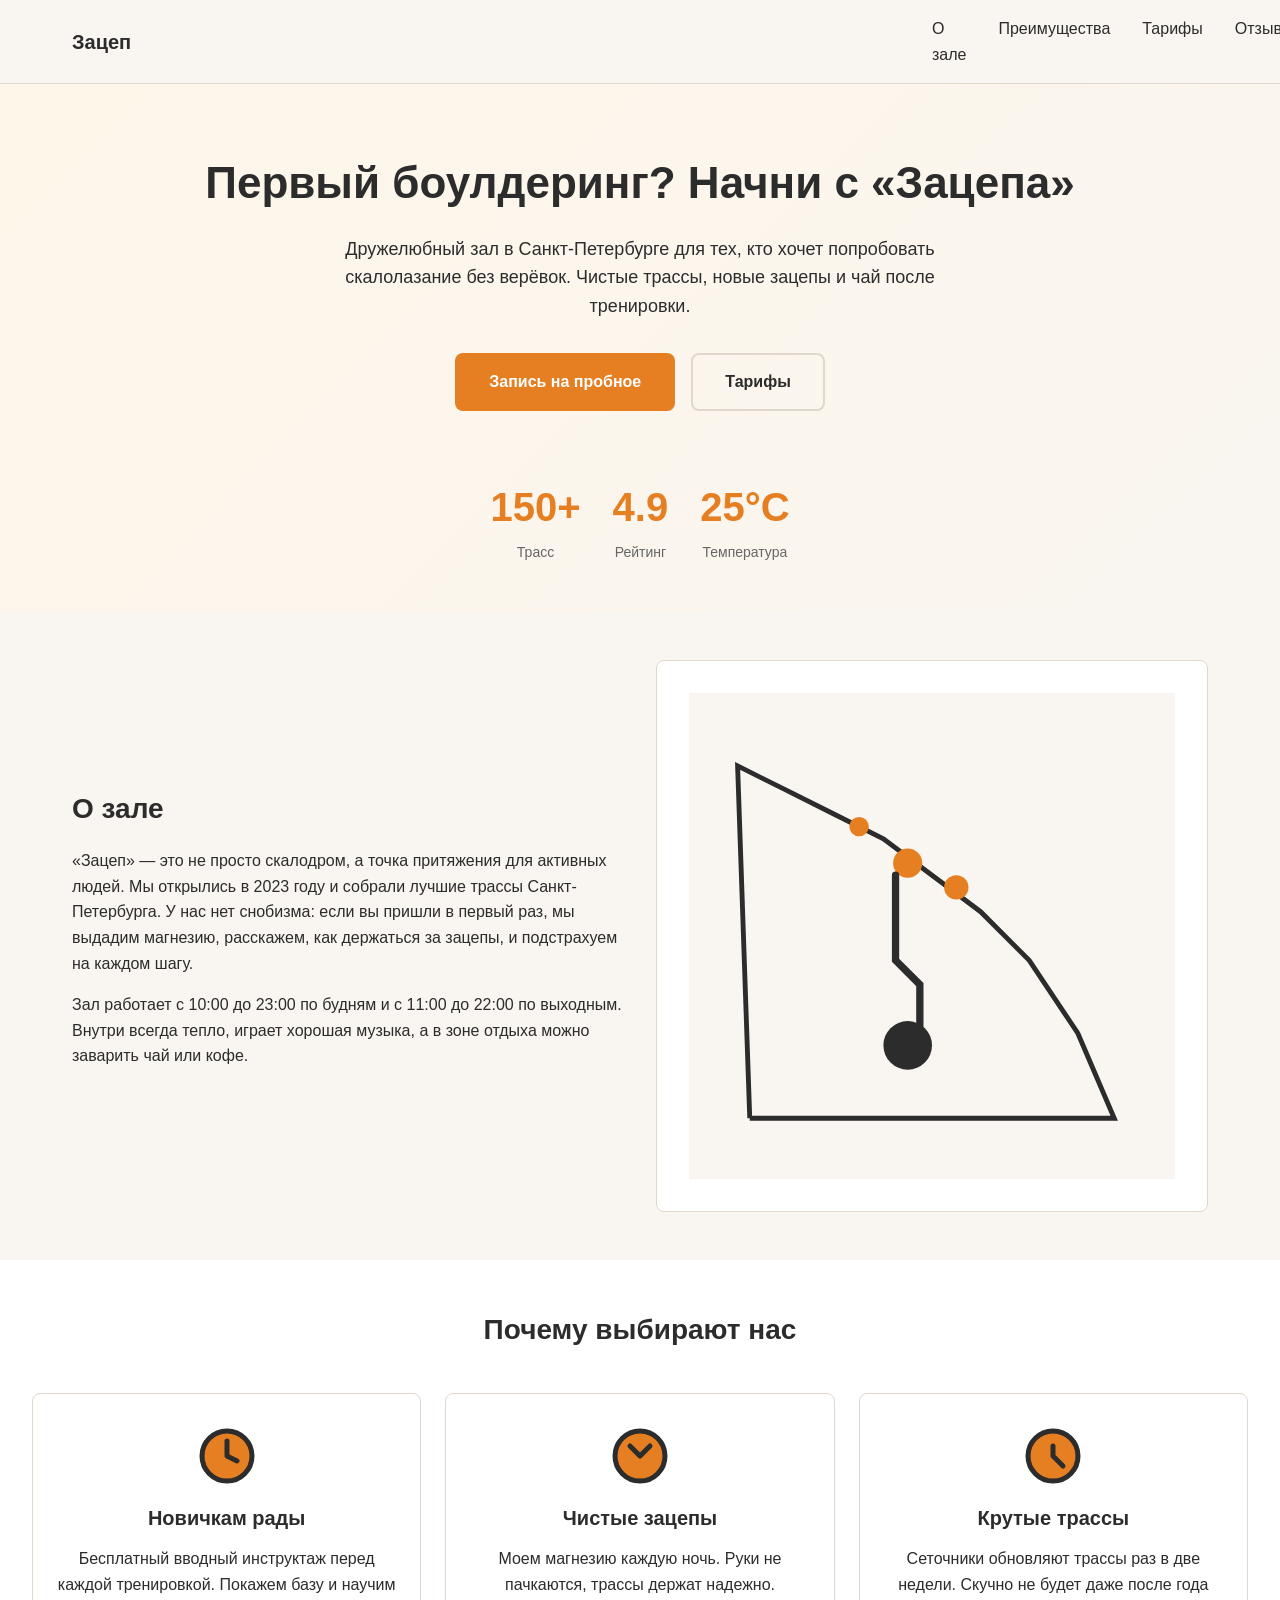
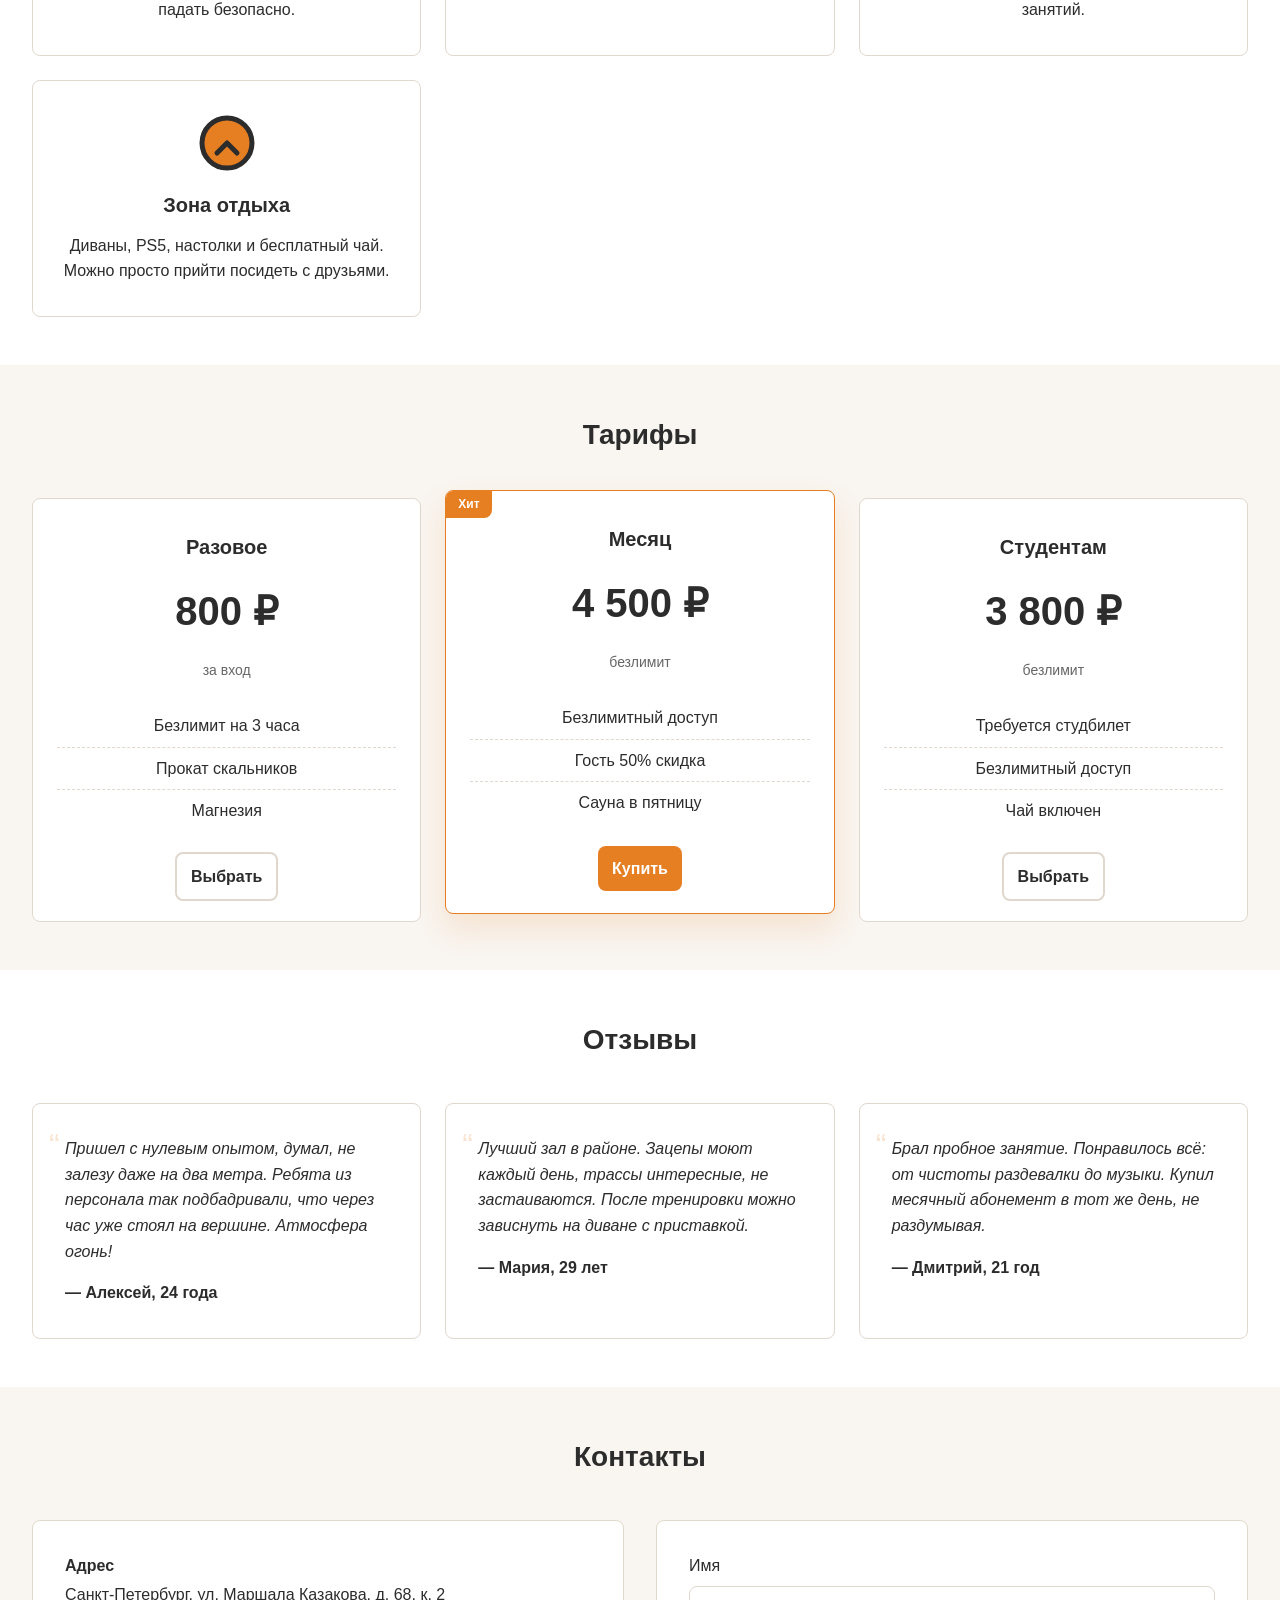
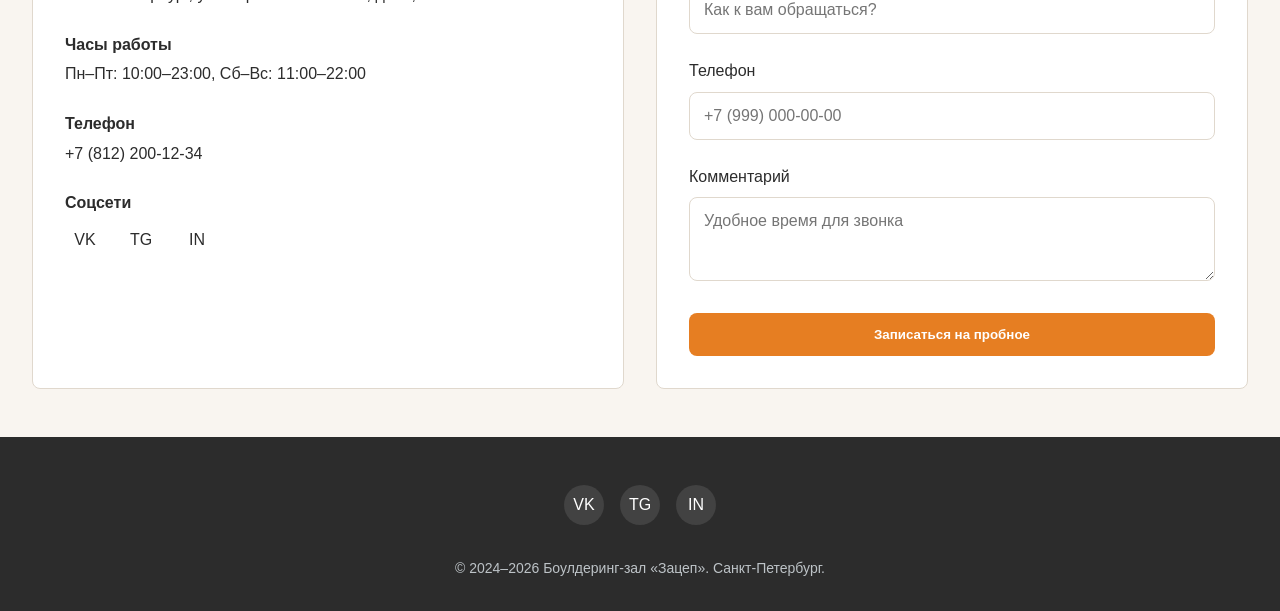
<file: index.html>
<!DOCTYPE html>
<html lang="ru">
<head>
    <meta charset="UTF-8">
    <meta name="viewport" content="width=device-width, initial-scale=1.0">
    <title>Боулдеринг-зал «Зацеп» | Санкт-Петербург</title>
    <style>
        /* Сброс и переменные */
        *, *::before, *::after {
            box-sizing: border-box;
            margin: 0;
            padding: 0;
        }

        :root {
            --color-bg: #f9f5f0;
            --color-text: #2c2c2c;
            --color-primary: #e67e22; /* Оранжевый акцент */
            --color-primary-dark: #d35400;
            --color-card: #ffffff;
            --color-border: #e0d8cd;
            --radius: 8px;
            --transition: 0.3s ease;
        }

        body {
            font-family: -apple-system, BlinkMacSystemFont, "Segoe UI", Roboto, Helvetica, Arial, sans-serif;
            background-color: var(--color-bg);
            color: var(--color-text);
            line-height: 1.6;
            scroll-behavior: smooth;
        }

        a {
            color: inherit;
            text-decoration: none;
        }

        img, svg {
            max-width: 100%;
            height: auto;
            display: block;
        }

        /* Шапка и навигация */
        header {
            position: sticky;
            top: 0;
            background-color: var(--color-bg);
            z-index: 100;
            border-bottom: 1px solid var(--color-border);
            backdrop-filter: blur(8px);
        }

        .header-inner {
            display: flex;
            justify-content: space-between;
            align-items: center;
            padding: 1rem 1.5rem;
            max-width: 1200px;
            margin: 0 auto;
        }

        .logo {
            font-size: 1.25rem;
            font-weight: 700;
            color: var(--color-text);
        }

        .nav-toggle {
            display: flex;
            flex-direction: column;
            gap: 5px;
            background: none;
            border: none;
            cursor: pointer;
            padding: 5px;
        }

        .nav-toggle span {
            display: block;
            width: 24px;
            height: 2px;
            background-color: var(--color-text);
            transition: var(--transition);
        }

        .nav-toggle.active span:nth-child(1) {
            transform: rotate(45deg) translate(6px, 6px);
        }

        .nav-toggle.active span:nth-child(2) {
            opacity: 0;
        }

        .nav-toggle.active span:nth-child(3) {
            transform: rotate(-45deg) translate(6px, -6px);
        }

        nav {
            position: fixed;
            top: 0;
            left: -100%;
            width: 80%;
            max-width: 300px;
            height: 100vh;
            background-color: var(--color-bg);
            padding-top: 6rem;
            transition: var(--transition);
            border-right: 1px solid var(--color-border);
            z-index: 99;
        }

        nav.active {
            left: 0;
        }

        .nav-list {
            list-style: none;
            display: flex;
            flex-direction: column;
            gap: 1rem;
            padding: 0 1.5rem;
        }

        .nav-list a {
            font-weight: 500;
            padding: 0.5rem 0;
            border-bottom: 2px solid transparent;
            transition: var(--transition);
        }

        .nav-list a:hover {
            border-color: var(--color-primary);
        }

        /* Главный экран */
        .hero {
            padding: 4rem 1.5rem 3rem;
            text-align: center;
            background: linear-gradient(135deg, #fef6e9 0%, #f9f5f0 100%);
        }

        .hero h1 {
            font-size: 2rem;
            margin-bottom: 1rem;
            color: var(--color-text);
        }

        .hero p {
            font-size: 1.125rem;
            margin-bottom: 2rem;
            max-width: 600px;
            margin-left: auto;
            margin-right: auto;
        }

        .hero-actions {
            display: flex;
            flex-direction: column;
            gap: 1rem;
            max-width: 300px;
            margin: 0 auto;
        }

        .btn {
            display: inline-block;
            padding: 0.875rem 1.5rem;
            text-align: center;
            border-radius: var(--radius);
            font-weight: 600;
            transition: var(--transition);
            border: 2px solid transparent;
        }

        .btn-primary {
            background-color: var(--color-primary);
            color: #ffffff;
        }

        .btn-primary:hover {
            background-color: var(--color-primary-dark);
            transform: translateY(-2px);
        }

        .btn-secondary {
            background-color: transparent;
            color: var(--color-text);
            border-color: var(--color-border);
        }

        .btn-secondary:hover {
            background-color: var(--color-border);
            transform: translateY(-2px);
        }

        .stats {
            display: flex;
            justify-content: center;
            gap: 2rem;
            margin-top: 4rem;
            flex-wrap: wrap;
        }

        .stat-item {
            text-align: center;
        }

        .stat-number {
            display: block;
            font-size: 2.5rem;
            font-weight: 700;
            color: var(--color-primary);
        }

        .stat-label {
            font-size: 0.875rem;
            color: #666;
        }

        /* О зале */
        .about {
            padding: 3rem 1.5rem;
            max-width: 1200px;
            margin: 0 auto;
            display: grid;
            gap: 2rem;
        }

        .about-text h2 {
            font-size: 1.75rem;
            margin-bottom: 1rem;
        }

        .about-text p {
            margin-bottom: 1rem;
        }

        .about-illustration {
            background-color: var(--color-card);
            border-radius: var(--radius);
            padding: 2rem;
            border: 1px solid var(--color-border);
        }

        /* Преимущества */
        .features {
            padding: 3rem 1.5rem;
            background-color: var(--color-card);
        }

        .features h2 {
            text-align: center;
            font-size: 1.75rem;
            margin-bottom: 2.5rem;
        }

        .features-grid {
            display: grid;
            gap: 1.5rem;
        }

        .feature-card {
            background-color: #ffffff;
            padding: 2rem 1.5rem;
            text-align: center;
            border-radius: var(--radius);
            border: 1px solid var(--color-border);
            transition: var(--transition);
        }

        .feature-card:hover {
            transform: translateY(-4px);
            box-shadow: 0 10px 20px rgba(0,0,0,0.05);
        }

        .feature-icon {
            width: 60px;
            height: 60px;
            margin: 0 auto 1rem;
            fill: var(--color-primary);
        }

        .feature-card h3 {
            font-size: 1.25rem;
            margin-bottom: 0.75rem;
        }

        /* Тарифы */
        .pricing {
            padding: 3rem 1.5rem;
        }

        .pricing h2 {
            text-align: center;
            font-size: 1.75rem;
            margin-bottom: 2.5rem;
        }

        .pricing-grid {
            display: grid;
            gap: 1.5rem;
        }

        .price-card {
            background-color: #ffffff;
            padding: 2rem 1.5rem;
            text-align: center;
            border-radius: var(--radius);
            border: 1px solid var(--color-border);
            transition: var(--transition);
            position: relative;
            overflow: hidden;
        }

        .price-card:hover {
            transform: translateY(-4px);
            box-shadow: 0 10px 20px rgba(0,0,0,0.05);
        }

        .price-card.featured {
            border-color: var(--color-primary);
            transform: translateY(-8px);
            box-shadow: 0 15px 30px rgba(230, 126, 34, 0.15);
        }

        .price-card.featured::before {
            content: "Хит";
            position: absolute;
            top: 0;
            left: 0;
            background-color: var(--color-primary);
            color: #ffffff;
            padding: 0.25rem 0.75rem;
            font-size: 0.75rem;
            font-weight: 600;
            border-bottom-right-radius: 8px;
        }

        .price-title {
            font-size: 1.25rem;
            font-weight: 600;
            margin-bottom: 1rem;
        }

        .price-amount {
            font-size: 2.5rem;
            font-weight: 700;
            color: var(--color-text);
            margin-bottom: 1rem;
        }

        .price-period {
            font-size: 0.875rem;
            color: #666;
            margin-bottom: 1.5rem;
        }

        .price-features {
            list-style: none;
            margin-bottom: 2rem;
            padding: 0;
        }

        .price-features li {
            padding: 0.5rem 0;
            border-bottom: 1px dashed var(--color-border);
        }

        .price-features li:last-child {
            border-bottom: none;
        }

        .price-btn {
            width: 100%;
            padding: 0.875rem;
            border-radius: var(--radius);
            font-weight: 600;
            transition: var(--transition);
        }

        .price-btn-primary {
            background-color: var(--color-primary);
            color: #ffffff;
        }

        .price-btn-primary:hover {
            background-color: var(--color-primary-dark);
        }

        .price-btn-outline {
            background-color: transparent;
            color: var(--color-text);
            border: 2px solid var(--color-border);
        }

        .price-btn-outline:hover {
            background-color: var(--color-border);
        }

        /* Отзывы */
        .testimonials {
            padding: 3rem 1.5rem;
            background-color: var(--color-card);
        }

        .testimonials h2 {
            text-align: center;
            font-size: 1.75rem;
            margin-bottom: 2.5rem;
        }

        .testimonials-grid {
            display: grid;
            gap: 1.5rem;
        }

        .testimonial-card {
            background-color: #ffffff;
            padding: 2rem;
            border-radius: var(--radius);
            border: 1px solid var(--color-border);
            position: relative;
        }

        .testimonial-quote {
            font-size: 2rem;
            color: var(--color-primary);
            opacity: 0.2;
            position: absolute;
            top: 1rem;
            left: 1rem;
        }

        .testimonial-text {
            font-style: italic;
            margin-bottom: 1rem;
            position: relative;
            z-index: 1;
        }

        .testimonial-author {
            font-weight: 600;
            color: var(--color-text);
        }

        /* Контакты */
        .contact {
            padding: 3rem 1.5rem;
        }

        .contact h2 {
            text-align: center;
            font-size: 1.75rem;
            margin-bottom: 2.5rem;
        }

        .contact-grid {
            display: grid;
            gap: 2rem;
        }

        .contact-info {
            background-color: #ffffff;
            padding: 2rem;
            border-radius: var(--radius);
            border: 1px solid var(--color-border);
        }

        .contact-info-item {
            margin-bottom: 1.5rem;
        }

        .contact-info-item:last-child {
            margin-bottom: 0;
        }

        .contact-info-label {
            font-weight: 600;
            display: block;
            margin-bottom: 0.25rem;
        }

        .contact-form {
            background-color: #ffffff;
            padding: 2rem;
            border-radius: var(--radius);
            border: 1px solid var(--color-border);
        }

        .contact-form-group {
            margin-bottom: 1.5rem;
        }

        .contact-form-group label {
            display: block;
            margin-bottom: 0.5rem;
            font-weight: 500;
        }

        .contact-form-group input,
        .contact-form-group textarea {
            width: 100%;
            padding: 0.875rem;
            border: 1px solid var(--color-border);
            border-radius: var(--radius);
            font-family: inherit;
            font-size: 1rem;
            transition: var(--transition);
        }

        .contact-form-group input:focus,
        .contact-form-group textarea:focus {
            outline: none;
            border-color: var(--color-primary);
            box-shadow: 0 0 0 3px rgba(230, 126, 34, 0.1);
        }

        .contact-form-submit {
            width: 100%;
            padding: 0.875rem;
            background-color: var(--color-primary);
            color: #ffffff;
            border: none;
            border-radius: var(--radius);
            font-weight: 600;
            cursor: pointer;
            transition: var(--transition);
        }

        .contact-form-submit:hover {
            background-color: var(--color-primary-dark);
        }

        /* Подвал */
        footer {
            background-color: var(--color-text);
            color: #ffffff;
            padding: 3rem 1.5rem 2rem;
            text-align: center;
        }

        .footer-social {
            display: flex;
            justify-content: center;
            gap: 1rem;
            margin-bottom: 1.5rem;
        }

        .footer-social a {
            width: 40px;
            height: 40px;
            background-color: rgba(255, 255, 255, 0.1);
            border-radius: 50%;
            display: flex;
            align-items: center;
            justify-content: center;
            transition: var(--transition);
        }

        .footer-social a:hover {
            background-color: var(--color-primary);
            transform: scale(1.1);
        }

        .footer-bottom {
            font-size: 0.875rem;
            color: #bdc3c7;
            margin-top: 2rem;
        }

        /* Адаптив */
        @media (min-width: 768px) {
            .about {
                grid-template-columns: 1fr 1fr;
                align-items: center;
            }

            .features-grid, .testimonials-grid, .pricing-grid {
                grid-template-columns: repeat(3, 1fr);
            }

            .contact-grid {
                grid-template-columns: 1fr 1fr;
            }

            .hero-actions {
                flex-direction: row;
                max-width: none;
                justify-content: center;
            }

            .btn {
                padding: 0.875rem 2rem;
            }

            .nav-toggle {
                display: none;
            }

            nav {
                position: static;
                width: auto;
                height: auto;
                background-color: transparent;
                padding: 0;
                border: none;
            }

            .nav-list {
                flex-direction: row;
                gap: 2rem;
            }
        }

        @media (min-width: 1024px) {
            .header-inner, .about, .features, .testimonials, .contact, .pricing {
                padding-left: 2rem;
                padding-right: 2rem;
            }

            .hero h1 {
                font-size: 2.75rem;
            }
        }
    </style>
</head>
<body>

<header>
    <div class="header-inner">
        <div class="logo">Зацеп</div>
        <button class="nav-toggle" aria-label="Открыть меню">
            <span></span>
            <span></span>
            <span></span>
        </button>
        <nav>
            <ul class="nav-list">
                <li><a href="#about">О зале</a></li>
                <li><a href="#features">Преимущества</a></li>
                <li><a href="#pricing">Тарифы</a></li>
                <li><a href="#testimonials">Отзывы</a></li>
                <li><a href="#contact">Контакты</a></li>
            </ul>
        </nav>
    </div>
</header>

<main>
    <section class="hero">
        <div class="container">
            <h1>Первый боулдеринг? Начни с «Зацепа»</h1>
            <p>Дружелюбный зал в Санкт-Петербурге для тех, кто хочет попробовать скалолазание без верёвок. Чистые трассы, новые зацепы и чай после тренировки.</p>
            <div class="hero-actions">
                <a href="#contact" class="btn btn-primary">Запись на пробное</a>
                <a href="#pricing" class="btn btn-secondary">Тарифы</a>
            </div>
        </div>
        <div class="stats">
            <div class="stat-item">
                <span class="stat-number">150+</span>
                <span class="stat-label">Трасс</span>
            </div>
            <div class="stat-item">
                <span class="stat-number">4.9</span>
                <span class="stat-label">Рейтинг</span>
            </div>
            <div class="stat-item">
                <span class="stat-number">25°C</span>
                <span class="stat-label">Температура</span>
            </div>
        </div>
    </section>

    <section id="about" class="about">
        <div class="about-text">
            <h2>О зале</h2>
            <p>«Зацеп» — это не просто скалодром, а точка притяжения для активных людей. Мы открылись в 2023 году и собрали лучшие трассы Санкт-Петербурга. У нас нет снобизма: если вы пришли в первый раз, мы выдадим магнезию, расскажем, как держаться за зацепы, и подстрахуем на каждом шагу.</p>
            <p>Зал работает с 10:00 до 23:00 по будням и с 11:00 до 22:00 по выходным. Внутри всегда тепло, играет хорошая музыка, а в зоне отдыха можно заварить чай или кофе.</p>
        </div>
        <div class="about-illustration">
            <!-- Инлайн SVG: силуэт скалолаза на стене -->
            <svg viewBox="0 0 400 400" fill="none" xmlns="http://www.w3.org/2000/svg">
                <rect width="400" height="400" fill="#f9f5f0"/>
                <path d="M50 350 L350 350 L320 280 L280 220 L240 180 L200 150 L160 120 L120 100 L80 80 L40 60 L50 350" fill="none" stroke="#2c2c2c" stroke-width="4"/>
                <circle cx="180" cy="140" r="12" fill="#e67e22"/>
                <circle cx="220" cy="160" r="10" fill="#e67e22"/>
                <circle cx="140" cy="110" r="8" fill="#e67e22"/>
                <path d="M170 150 L170 220 L190 240 L190 280" stroke="#2c2c2c" stroke-width="6" stroke-linecap="round"/>
                <circle cx="180" cy="290" r="20" fill="#2c2c2c"/>
            </svg>
        </div>
    </section>

    <section id="features" class="features">
        <h2>Почему выбирают нас</h2>
        <div class="features-grid">
            <div class="feature-card">
                <svg class="feature-icon" viewBox="0 0 24 24" fill="none" xmlns="http://www.w3.org/2000/svg">
                    <path d="M12 22C17.5228 22 22 17.5228 22 12C22 6.47715 17.5228 2 12 2C6.47715 2 2 6.47715 2 12C2 17.5228 6.47715 22 12 22Z" stroke="currentColor" stroke-width="2"/>
                    <path d="M12 6V12L16 14" stroke="currentColor" stroke-width="2" stroke-linecap="round" stroke-linejoin="round"/>
                </svg>
                <h3>Новичкам рады</h3>
                <p>Бесплатный вводный инструктаж перед каждой тренировкой. Покажем базу и научим падать безопасно.</p>
            </div>
            <div class="feature-card">
                <svg class="feature-icon" viewBox="0 0 24 24" fill="none" xmlns="http://www.w3.org/2000/svg">
                    <path d="M12 22C17.5228 22 22 17.5228 22 12C22 6.47715 17.5228 2 12 2C6.47715 2 2 6.47715 2 12C2 17.5228 6.47715 22 12 22Z" stroke="currentColor" stroke-width="2"/>
                    <path d="M8 8L12 12L16 8" stroke="currentColor" stroke-width="2" stroke-linecap="round" stroke-linejoin="round"/>
                </svg>
                <h3>Чистые зацепы</h3>
                <p>Моем магнезию каждую ночь. Руки не пачкаются, трассы держат надежно.</p>
            </div>
            <div class="feature-card">
                <svg class="feature-icon" viewBox="0 0 24 24" fill="none" xmlns="http://www.w3.org/2000/svg">
                    <path d="M12 22C17.5228 22 22 17.5228 22 12C22 6.47715 17.5228 2 12 2C6.47715 2 2 6.47715 2 12C2 17.5228 6.47715 22 12 22Z" stroke="currentColor" stroke-width="2"/>
                    <path d="M12 8V12L16 16" stroke="currentColor" stroke-width="2" stroke-linecap="round" stroke-linejoin="round"/>
                </svg>
                <h3>Крутые трассы</h3>
                <p>Сеточники обновляют трассы раз в две недели. Скучно не будет даже после года занятий.</p>
            </div>
            <div class="feature-card">
                <svg class="feature-icon" viewBox="0 0 24 24" fill="none" xmlns="http://www.w3.org/2000/svg">
                    <path d="M12 22C17.5228 22 22 17.5228 22 12C22 6.47715 17.5228 2 12 2C6.47715 2 2 6.47715 2 12C2 17.5228 6.47715 22 12 22Z" stroke="currentColor" stroke-width="2"/>
                    <path d="M8 16L12 12L16 16" stroke="currentColor" stroke-width="2" stroke-linecap="round" stroke-linejoin="round"/>
                </svg>
                <h3>Зона отдыха</h3>
                <p>Диваны, PS5, настолки и бесплатный чай. Можно просто прийти посидеть с друзьями.</p>
            </div>
        </div>
    </section>

    <section id="pricing" class="pricing">
        <h2>Тарифы</h2>
        <div class="pricing-grid">
            <div class="price-card">
                <div class="price-title">Разовое</div>
                <div class="price-amount">800 ₽</div>
                <div class="price-period">за вход</div>
                <ul class="price-features">
                    <li>Безлимит на 3 часа</li>
                    <li>Прокат скальников</li>
                    <li>Магнезия</li>
                </ul>
                <a href="#contact" class="price-btn price-btn-outline">Выбрать</a>
            </div>
            <div class="price-card featured">
                <div class="price-title">Месяц</div>
                <div class="price-amount">4 500 ₽</div>
                <div class="price-period">безлимит</div>
                <ul class="price-features">
                    <li>Безлимитный доступ</li>
                    <li>Гость 50% скидка</li>
                    <li>Сауна в пятницу</li>
                </ul>
                <a href="#contact" class="price-btn price-btn-primary">Купить</a>
            </div>
            <div class="price-card">
                <div class="price-title">Студентам</div>
                <div class="price-amount">3 800 ₽</div>
                <div class="price-period">безлимит</div>
                <ul class="price-features">
                    <li>Требуется студбилет</li>
                    <li>Безлимитный доступ</li>
                    <li>Чай включен</li>
                </ul>
                <a href="#contact" class="price-btn price-btn-outline">Выбрать</a>
            </div>
        </div>
    </section>

    <section id="testimonials" class="testimonials">
        <h2>Отзывы</h2>
        <div class="testimonials-grid">
            <article class="testimonial-card">
                <span class="testimonial-quote">“</span>
                <p class="testimonial-text">Пришел с нулевым опытом, думал, не залезу даже на два метра. Ребята из персонала так подбадривали, что через час уже стоял на вершине. Атмосфера огонь!</p>
                <div class="testimonial-author">— Алексей, 24 года</div>
            </article>
            <article class="testimonial-card">
                <span class="testimonial-quote">“</span>
                <p class="testimonial-text">Лучший зал в районе. Зацепы моют каждый день, трассы интересные, не застаиваются. После тренировки можно зависнуть на диване с приставкой.</p>
                <div class="testimonial-author">— Мария, 29 лет</div>
            </article>
            <article class="testimonial-card">
                <span class="testimonial-quote">“</span>
                <p class="testimonial-text">Брал пробное занятие. Понравилось всё: от чистоты раздевалки до музыки. Купил месячный абонемент в тот же день, не раздумывая.</p>
                <div class="testimonial-author">— Дмитрий, 21 год</div>
            </article>
        </div>
    </section>

    <section id="contact" class="contact">
        <h2>Контакты</h2>
        <div class="contact-grid">
            <div class="contact-info">
                <div class="contact-info-item">
                    <span class="contact-info-label">Адрес</span>
                    <span>Санкт-Петербург, ул. Маршала Казакова, д. 68, к. 2</span>
                </div>
                <div class="contact-info-item">
                    <span class="contact-info-label">Часы работы</span>
                    <span>Пн–Пт: 10:00–23:00, Сб–Вс: 11:00–22:00</span>
                </div>
                <div class="contact-info-item">
                    <span class="contact-info-label">Телефон</span>
                    <a href="tel:+78122001234">+7 (812) 200-12-34</a>
                </div>
                <div class="contact-info-item">
                    <span class="contact-info-label">Соцсети</span>
                    <div class="footer-social" style="justify-content: flex-start; margin-bottom: 0;">
                        <a href="#" aria-label="ВКонтакте">VK</a>
                        <a href="#" aria-label="Telegram">TG</a>
                        <a href="#" aria-label="Instagram">IN</a>
                    </div>
                </div>
            </div>
            <form class="contact-form" action="#" method="post">
                <div class="contact-form-group">
                    <label for="name">Имя</label>
                    <input type="text" id="name" name="name" placeholder="Как к вам обращаться?" required>
                </div>
                <div class="contact-form-group">
                    <label for="phone">Телефон</label>
                    <input type="tel" id="phone" name="phone" placeholder="+7 (999) 000-00-00" required>
                </div>
                <div class="contact-form-group">
                    <label for="comment">Комментарий</label>
                    <textarea id="comment" name="comment" rows="3" placeholder="Удобное время для звонка"></textarea>
                </div>
                <button type="submit" class="contact-form-submit">Записаться на пробное</button>
            </form>
        </div>
    </section>
</main>

<footer>
    <div class="footer-social">
        <a href="#" aria-label="ВКонтакте">VK</a>
        <a href="#" aria-label="Telegram">TG</a>
        <a href="#" aria-label="Instagram">IN</a>
    </div>
    <div class="footer-bottom">
        © 2024–2026 Боулдеринг-зал «Зацеп». Санкт-Петербург.
    </div>
</footer>

<script>
    const navToggle = document.querySelector('.nav-toggle');
    const nav = document.querySelector('nav');

    navToggle.addEventListener('click', () => {
        navToggle.classList.toggle('active');
        nav.classList.toggle('active');
    });

    document.querySelectorAll('a[href^="#"]').forEach(anchor => {
        anchor.addEventListener('click', function (e) {
            if (nav.classList.contains('active')) {
                nav.classList.remove('active');
                navToggle.classList.remove('active');
            }
        });
    });
</script>

</body>
</html>
</file>
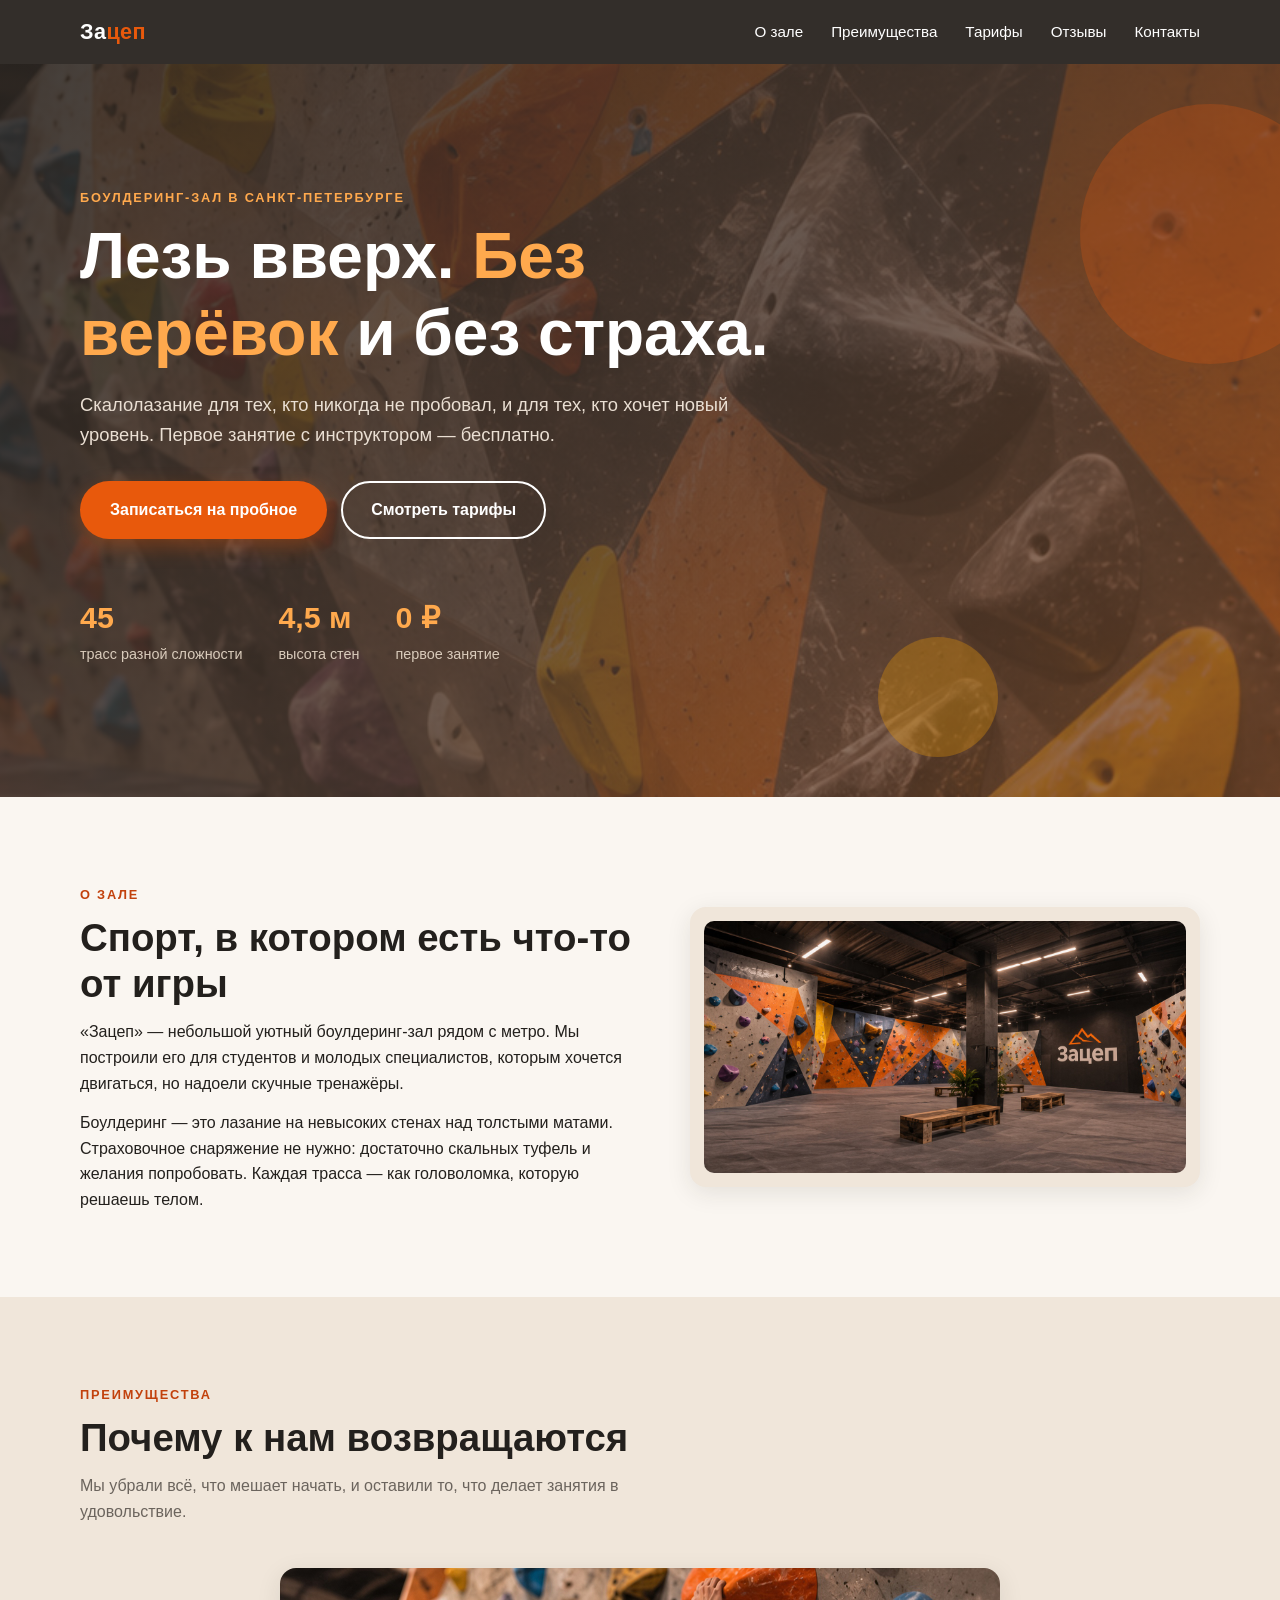
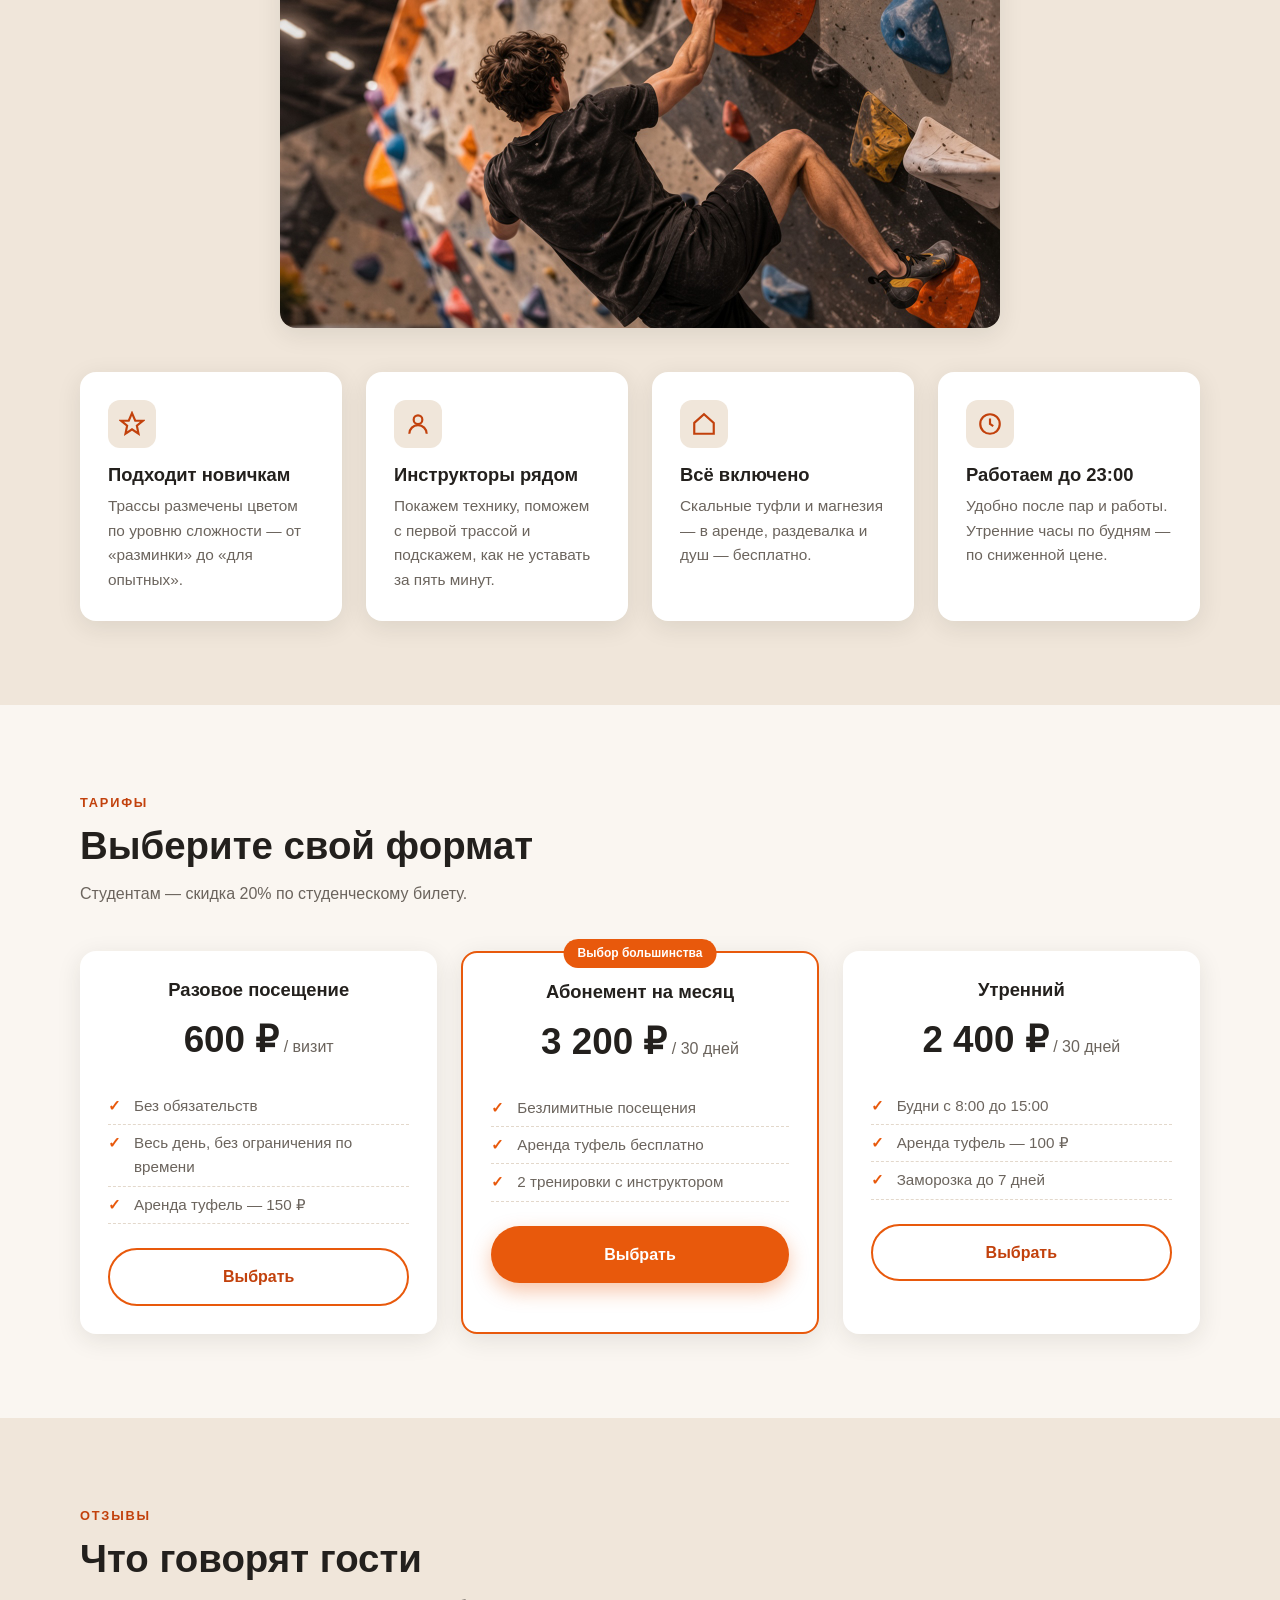
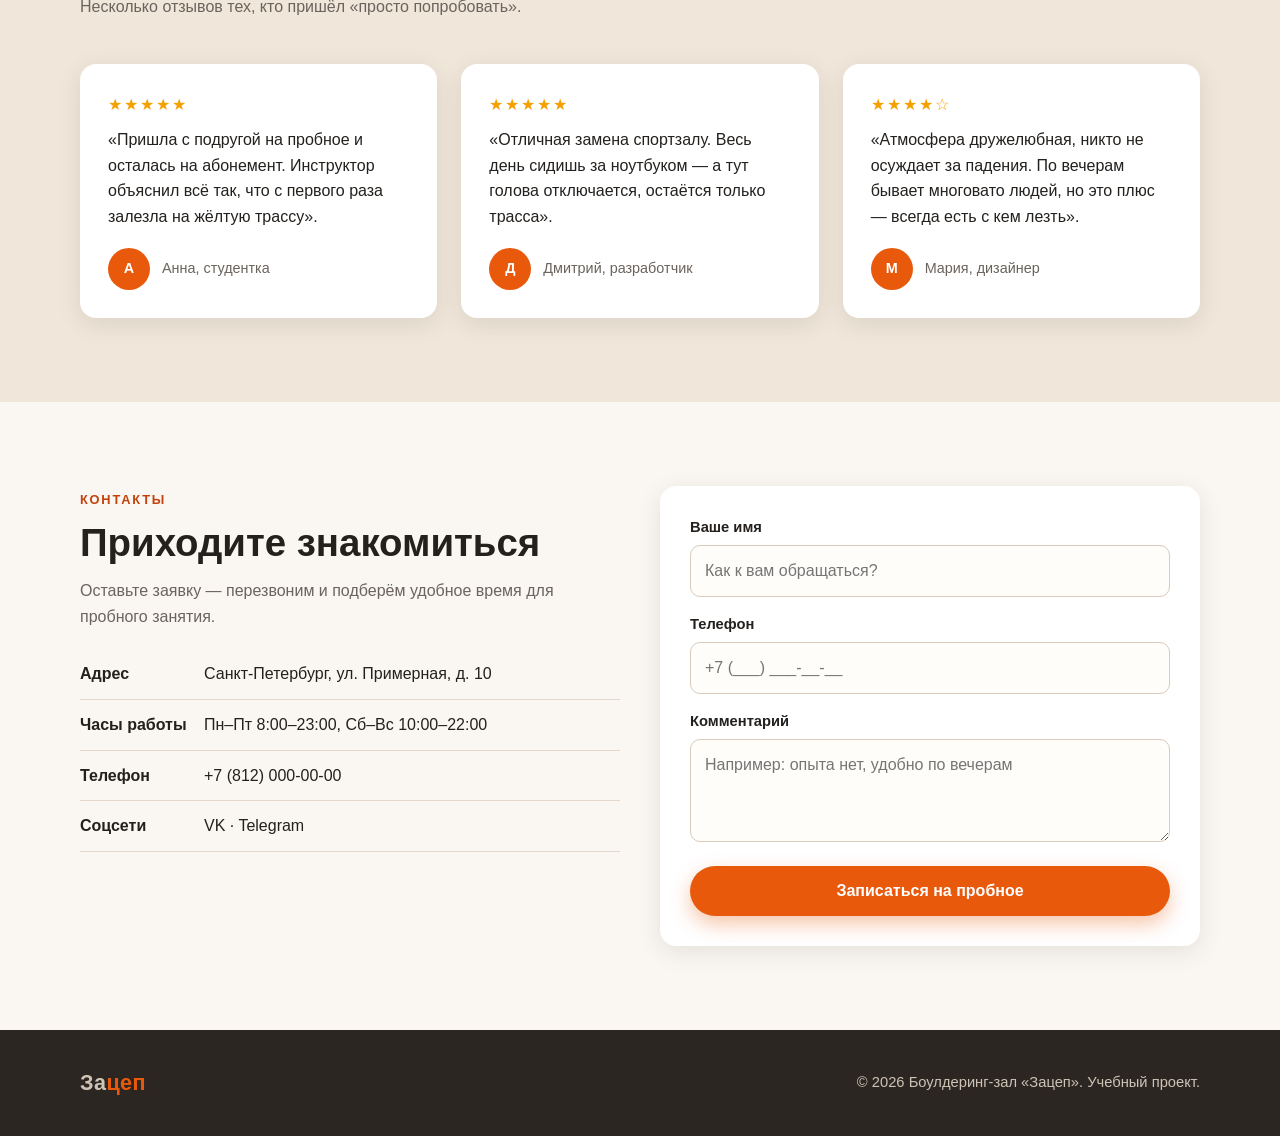
<file: index2.html>
<!DOCTYPE html>
<html lang="ru">
<head>
<meta charset="UTF-8">
<meta name="viewport" content="width=device-width, initial-scale=1.0">
<meta name="description" content="Боулдеринг-зал «Зацеп» в Санкт-Петербурге: трассы разной сложности, инструкторы, аренда туфель. Первое занятие с инструктором — бесплатно.">
<meta name="keywords" content="боулдеринг, скалолазание, боулдеринг зал, Санкт-Петербург, спорт, тренировки">
<meta name="author" content="Боулдеринг-зал «Зацеп»">
<meta name="theme-color" content="#2b2622">
<meta property="og:type" content="website">
<meta property="og:title" content="Зацеп — боулдеринг-зал в Санкт-Петербурге">
<meta property="og:description" content="Лезь вверх. Без верёвок и без страха. Первое занятие с инструктором — бесплатно.">
<meta property="og:locale" content="ru_RU">
<title>Зацеп — боулдеринг-зал в Санкт-Петербурге</title>
<style>
  *, *::before, *::after { box-sizing: border-box; margin: 0; padding: 0; }

  :root {
    --bg: #faf6f1;
    --surface: #ffffff;
    --ink: #23201d;
    --muted: #6b645d;
    --accent: #e8590c;
    --accent-dark: #c2410c;
    --dark: #2b2622;
    --sand: #f0e6da;
    --radius: 16px;
    --shadow: 0 6px 24px rgba(43, 38, 34, .10);
    --font: "Segoe UI", Roboto, "Helvetica Neue", Arial, sans-serif;
  }

  html { scroll-behavior: smooth; scroll-padding-top: 72px; }
  body { font-family: var(--font); color: var(--ink); background: var(--bg); line-height: 1.6; }
  img, svg { max-width: 100%; display: block; }
  a { color: inherit; text-decoration: none; }
  ul { list-style: none; }

  .container { width: min(1120px, 100% - 40px); margin-inline: auto; }
  section { padding: 84px 0; }
  h1, h2, h3 { line-height: 1.2; }
  h2 { font-size: clamp(1.7rem, 3.2vw, 2.4rem); margin-bottom: 12px; }
  .lead { color: var(--muted); max-width: 640px; margin-bottom: 44px; }
  .eyebrow { display: inline-block; font-size: .8rem; letter-spacing: .14em; text-transform: uppercase;
             color: var(--accent-dark); font-weight: 700; margin-bottom: 10px; }

  /* Кнопки */
  .btn { display: inline-block; padding: 14px 28px; border-radius: 999px; font-weight: 700;
         border: 2px solid transparent; cursor: pointer; font-size: 1rem; font-family: inherit;
         transition: transform .2s ease, background .2s ease, box-shadow .2s ease, color .2s ease; }
  .btn-primary { background: var(--accent); color: #fff; box-shadow: 0 8px 20px rgba(232, 89, 12, .35); }
  .btn-primary:hover { background: var(--accent-dark); transform: translateY(-3px); }
  .btn-ghost { border-color: #fff; color: #fff; }
  .btn-ghost:hover { background: #fff; color: var(--dark); transform: translateY(-3px); }

  /* Шапка */
  .site-header { position: sticky; top: 0; z-index: 50; background: rgba(43, 38, 34, .96);
                 backdrop-filter: blur(6px); color: #fff; }
  .nav { display: flex; align-items: center; justify-content: space-between; height: 64px; }
  .logo { font-weight: 800; font-size: 1.35rem; letter-spacing: .02em; }
  .logo span { color: var(--accent); }
  .nav-links { display: flex; gap: 28px; font-size: .95rem; }
  .nav-links a { position: relative; padding: 4px 0; }
  .nav-links a::after { content: ""; position: absolute; left: 0; bottom: 0; width: 0; height: 2px;
                        background: var(--accent); transition: width .25s ease; }
  .nav-links a:hover::after { width: 100%; }
  .nav-toggle, .burger { display: none; }

  /* Hero */
  .hero { position: relative; color: #fff; padding: 120px 0 130px; overflow: hidden;
          background: linear-gradient(135deg, rgba(43,38,34,.88) 0%, rgba(74,58,48,.78) 55%, rgba(122,74,42,.65) 100%),
                      url("assets/image/stena.jpg") center center / cover no-repeat; }
  .hero::before, .hero::after { content: ""; position: absolute; border-radius: 50%; opacity: .9; }
  .hero::before { width: 260px; height: 260px; right: -60px; top: 40px; background: var(--accent); opacity: .25; }
  .hero::after  { width: 120px; height: 120px; right: 22%; bottom: 40px; background: #f59f00; opacity: .3; }
  .hero-inner { position: relative; z-index: 1; max-width: 700px; }
  .hero h1 { font-size: clamp(2.2rem, 6vw, 4rem); margin-bottom: 18px; }
  .hero h1 em { font-style: normal; color: #ffa94d; }
  .hero p { font-size: 1.15rem; color: #eadfd3; margin-bottom: 32px; }
  .hero-actions { display: flex; flex-wrap: wrap; gap: 14px; }
  .hero-stats { display: flex; flex-wrap: wrap; gap: 36px; margin-top: 54px; }
  .hero-stats strong { display: block; font-size: 1.9rem; color: #ffa94d; }
  .hero-stats span { font-size: .9rem; color: #d9cbbb; }

  /* О зале */
  .about-grid { display: grid; grid-template-columns: 1.1fr 1fr; gap: 48px; align-items: center; }
  .about-grid p + p { margin-top: 14px; }
  .about-art { background: var(--sand); border-radius: var(--radius); padding: 14px; box-shadow: var(--shadow); }
  .about-art img { max-width: 100%; height: auto; width: 100%; border-radius: calc(var(--radius) - 6px);
                   display: block; margin-inline: auto; }

  /* Фото в секциях */
  .section-photo { max-width: 100%; height: auto; display: block; margin: 0 auto 44px;
                   border-radius: var(--radius); box-shadow: var(--shadow);
                   width: min(720px, 100%); }

  /* Карточки */
  .cards { display: grid; grid-template-columns: repeat(auto-fit, minmax(240px, 1fr)); gap: 24px; }
  .card { background: var(--surface); border-radius: var(--radius); padding: 28px; box-shadow: var(--shadow);
          transition: transform .25s ease, box-shadow .25s ease; }
  .card:hover { transform: translateY(-6px); box-shadow: 0 14px 34px rgba(43, 38, 34, .16); }
  .card .icon { width: 48px; height: 48px; border-radius: 12px; background: var(--sand); color: var(--accent-dark);
                display: grid; place-items: center; margin-bottom: 16px; }
  .card h3 { font-size: 1.15rem; margin-bottom: 8px; }
  .card p { color: var(--muted); font-size: .96rem; }

  .alt { background: var(--sand); }

  /* Тарифы */
  .price { text-align: center; position: relative; }
  .price .amount { font-size: 2.3rem; font-weight: 800; margin: 10px 0 4px; }
  .price .amount small { font-size: 1rem; font-weight: 500; color: var(--muted); }
  .price ul { text-align: left; margin: 18px 0 24px; color: var(--muted); font-size: .95rem; }
  .price li { padding: 6px 0 6px 26px; position: relative; border-bottom: 1px dashed #e3d8cb; }
  .price li::before { content: "✓"; position: absolute; left: 0; color: var(--accent); font-weight: 700; }
  .price.featured { border: 2px solid var(--accent); }
  .badge { position: absolute; top: -14px; left: 50%; transform: translateX(-50%); background: var(--accent);
           color: #fff; font-size: .75rem; font-weight: 700; padding: 5px 14px; border-radius: 999px; }
  .price .btn { width: 100%; }
  .btn-outline { border-color: var(--accent); color: var(--accent-dark); }
  .btn-outline:hover { background: var(--accent); color: #fff; transform: translateY(-3px); }

  /* Отзывы */
  .review blockquote { font-size: 1rem; margin-bottom: 18px; }
  .review footer { display: flex; align-items: center; gap: 12px; font-size: .9rem; color: var(--muted); }
  .avatar { width: 42px; height: 42px; border-radius: 50%; background: var(--accent); color: #fff;
            display: grid; place-items: center; font-weight: 700; }
  .stars { color: #f59f00; letter-spacing: 2px; margin-bottom: 10px; }

  /* Контакты */
  .contact-grid { display: grid; grid-template-columns: 1fr 1fr; gap: 40px; }
  .contact-list li { display: flex; gap: 14px; padding: 12px 0; border-bottom: 1px solid #e3d8cb; }
  .contact-list b { min-width: 110px; }
  form { background: var(--surface); padding: 30px; border-radius: var(--radius); box-shadow: var(--shadow); }
  label { display: block; font-weight: 600; font-size: .92rem; margin-bottom: 6px; }
  input, textarea { width: 100%; padding: 12px 14px; border: 1px solid #d8cbbb; border-radius: 10px;
                    font: inherit; margin-bottom: 16px; background: #fffdfa; }
  input:focus, textarea:focus { outline: 2px solid var(--accent); border-color: transparent; }

  /* Подвал */
  footer.site-footer { background: var(--dark); color: #cfc3b6; padding: 36px 0; font-size: .92rem; }
  .footer-inner { display: flex; flex-wrap: wrap; gap: 16px; justify-content: space-between; align-items: center; }

  /* Адаптивность */
  @media (max-width: 860px) {
    section { padding: 60px 0; }
    .about-grid, .contact-grid { grid-template-columns: 1fr; }
    .burger { display: block; cursor: pointer; font-size: 1.7rem; line-height: 1; }
    .nav-links { position: absolute; top: 64px; left: 0; right: 0; flex-direction: column; gap: 0;
                 background: var(--dark); display: none; }
    .nav-links a { padding: 16px 20px; border-top: 1px solid rgba(255,255,255,.08); }
    .nav-toggle:checked ~ .nav-links { display: flex; }
    .hero { padding: 80px 0 90px; }
  }
</style>
</head>
<body>

<header class="site-header">
  <div class="container nav">
    <a href="#top" class="logo">За<span>цеп</span></a>
    <input type="checkbox" id="nav-toggle" class="nav-toggle">
    <label for="nav-toggle" class="burger">☰</label>
    <nav class="nav-links">
      <a href="#about">О зале</a>
      <a href="#features">Преимущества</a>
      <a href="#prices">Тарифы</a>
      <a href="#reviews">Отзывы</a>
      <a href="#contacts">Контакты</a>
    </nav>
  </div>
</header>

<main id="top">

  <section class="hero">
    <div class="container">
    <div class="hero-inner">
      <span class="eyebrow" style="color:#ffa94d">Боулдеринг-зал в Санкт-Петербурге</span>
      <h1>Лезь вверх. <em>Без верёвок</em> и без страха.</h1>
      <p>Скалолазание для тех, кто никогда не пробовал, и для тех, кто хочет новый уровень. Первое занятие с инструктором — бесплатно.</p>
      <div class="hero-actions">
        <a href="#contacts" class="btn btn-primary">Записаться на пробное</a>
        <a href="#prices" class="btn btn-ghost">Смотреть тарифы</a>
      </div>
      <div class="hero-stats">
        <div><strong>45</strong><span>трасс разной сложности</span></div>
        <div><strong>4,5 м</strong><span>высота стен</span></div>
        <div><strong>0 ₽</strong><span>первое занятие</span></div>
      </div>
    </div>
    </div>
  </section>

  <section id="about">
    <div class="container about-grid">
      <div>
        <span class="eyebrow">О зале</span>
        <h2>Спорт, в котором есть что-то от игры</h2>
        <p>«Зацеп» — небольшой уютный боулдеринг-зал рядом с метро. Мы построили его для студентов и молодых специалистов, которым хочется двигаться, но надоели скучные тренажёры.</p>
        <p>Боулдеринг — это лазание на невысоких стенах над толстыми матами. Страховочное снаряжение не нужно: достаточно скальных туфель и желания попробовать. Каждая трасса — как головоломка, которую решаешь телом.</p>
      </div>
      <div class="about-art">
        <img src="assets/image/panoramazala.jpg" alt="Панорама боулдеринг-зала «Зацеп»: стены с зацепками и маты">
      </div>
    </div>
  </section>

  <section id="features" class="alt">
    <div class="container">
      <span class="eyebrow">Преимущества</span>
      <h2>Почему к нам возвращаются</h2>
      <p class="lead">Мы убрали всё, что мешает начать, и оставили то, что делает занятия в удовольствие.</p>
      <img class="section-photo" src="assets/image/sportsmen.jpg" alt="Спортсмен на скалодроме во время лазания">
      <div class="cards">
        <article class="card">
          <div class="icon">
            <svg width="26" height="26" viewBox="0 0 24 24" fill="none" stroke="currentColor" stroke-width="2"><path d="M12 2l3 7h7l-5.5 4.5L18 21l-6-4-6 4 1.5-7.5L2 9h7z"/></svg>
          </div>
          <h3>Подходит новичкам</h3>
          <p>Трассы размечены цветом по уровню сложности — от «разминки» до «для опытных».</p>
        </article>
        <article class="card">
          <div class="icon">
            <svg width="26" height="26" viewBox="0 0 24 24" fill="none" stroke="currentColor" stroke-width="2"><circle cx="12" cy="8" r="4"/><path d="M4 21c0-4.4 3.6-8 8-8s8 3.6 8 8"/></svg>
          </div>
          <h3>Инструкторы рядом</h3>
          <p>Покажем технику, поможем с первой трассой и подскажем, как не уставать за пять минут.</p>
        </article>
        <article class="card">
          <div class="icon">
            <svg width="26" height="26" viewBox="0 0 24 24" fill="none" stroke="currentColor" stroke-width="2"><path d="M3 11l9-8 9 8v10H3z"/></svg>
          </div>
          <h3>Всё включено</h3>
          <p>Скальные туфли и магнезия — в аренде, раздевалка и душ — бесплатно.</p>
        </article>
        <article class="card">
          <div class="icon">
            <svg width="26" height="26" viewBox="0 0 24 24" fill="none" stroke="currentColor" stroke-width="2"><circle cx="12" cy="12" r="9"/><path d="M12 7v5l3 2"/></svg>
          </div>
          <h3>Работаем до 23:00</h3>
          <p>Удобно после пар и работы. Утренние часы по будням — по сниженной цене.</p>
        </article>
      </div>
    </div>
  </section>

  <section id="prices">
    <div class="container">
      <span class="eyebrow">Тарифы</span>
      <h2>Выберите свой формат</h2>
      <p class="lead">Студентам — скидка 20% по студенческому билету.</p>
      <div class="cards">
        <article class="card price">
          <h3>Разовое посещение</h3>
          <div class="amount">600 ₽<small> / визит</small></div>
          <ul>
            <li>Без обязательств</li>
            <li>Весь день, без ограничения по времени</li>
            <li>Аренда туфель — 150 ₽</li>
          </ul>
          <a href="#contacts" class="btn btn-outline">Выбрать</a>
        </article>
        <article class="card price featured">
          <span class="badge">Выбор большинства</span>
          <h3>Абонемент на месяц</h3>
          <div class="amount">3 200 ₽<small> / 30 дней</small></div>
          <ul>
            <li>Безлимитные посещения</li>
            <li>Аренда туфель бесплатно</li>
            <li>2 тренировки с инструктором</li>
          </ul>
          <a href="#contacts" class="btn btn-primary">Выбрать</a>
        </article>
        <article class="card price">
          <h3>Утренний</h3>
          <div class="amount">2 400 ₽<small> / 30 дней</small></div>
          <ul>
            <li>Будни с 8:00 до 15:00</li>
            <li>Аренда туфель — 100 ₽</li>
            <li>Заморозка до 7 дней</li>
          </ul>
          <a href="#contacts" class="btn btn-outline">Выбрать</a>
        </article>
      </div>
    </div>
  </section>

  <section id="reviews" class="alt">
    <div class="container">
      <span class="eyebrow">Отзывы</span>
      <h2>Что говорят гости</h2>
      <p class="lead">Несколько отзывов тех, кто пришёл «просто попробовать».</p>
      <div class="cards">
        <article class="card review">
          <div class="stars">★★★★★</div>
          <blockquote>«Пришла с подругой на пробное и осталась на абонемент. Инструктор объяснил всё так, что с первого раза залезла на жёлтую трассу».</blockquote>
          <footer><div class="avatar">А</div><div>Анна, студентка</div></footer>
        </article>
        <article class="card review">
          <div class="stars">★★★★★</div>
          <blockquote>«Отличная замена спортзалу. Весь день сидишь за ноутбуком — а тут голова отключается, остаётся только трасса».</blockquote>
          <footer><div class="avatar">Д</div><div>Дмитрий, разработчик</div></footer>
        </article>
        <article class="card review">
          <div class="stars">★★★★☆</div>
          <blockquote>«Атмосфера дружелюбная, никто не осуждает за падения. По вечерам бывает многовато людей, но это плюс — всегда есть с кем лезть».</blockquote>
          <footer><div class="avatar">М</div><div>Мария, дизайнер</div></footer>
        </article>
      </div>
    </div>
  </section>

  <section id="contacts">
    <div class="container contact-grid">
      <div>
        <span class="eyebrow">Контакты</span>
        <h2>Приходите знакомиться</h2>
        <p class="lead" style="margin-bottom:20px">Оставьте заявку — перезвоним и подберём удобное время для пробного занятия.</p>
        <ul class="contact-list">
          <li><b>Адрес</b><span>Санкт-Петербург, ул. Примерная, д. 10</span></li>
          <li><b>Часы работы</b><span>Пн–Пт 8:00–23:00, Сб–Вс 10:00–22:00</span></li>
          <li><b>Телефон</b><span>+7 (812) 000-00-00</span></li>
          <li><b>Соцсети</b><span>VK · Telegram</span></li>
        </ul>
      </div>
      <form action="#" method="post">
        <label for="name">Ваше имя</label>
        <input type="text" id="name" name="name" placeholder="Как к вам обращаться?">
        <label for="phone">Телефон</label>
        <input type="tel" id="phone" name="phone" placeholder="+7 (___) ___-__-__">
        <label for="msg">Комментарий</label>
        <textarea id="msg" name="msg" rows="3" placeholder="Например: опыта нет, удобно по вечерам"></textarea>
        <button type="submit" class="btn btn-primary" style="width:100%">Записаться на пробное</button>
      </form>
    </div>
  </section>

</main>

<footer class="site-footer">
  <div class="container footer-inner">
    <div class="logo">За<span>цеп</span></div>
    <p>© 2026 Боулдеринг-зал «Зацеп». Учебный проект.</p>
  </div>
</footer>

<script>
  // Закрытие мобильного меню после выбора пункта
  const navToggle = document.getElementById('nav-toggle');
  document.querySelectorAll('.nav-links a').forEach(function (link) {
    link.addEventListener('click', function () {
      navToggle.checked = false;
    });
  });
</script>

</body>
</html>
</file>
